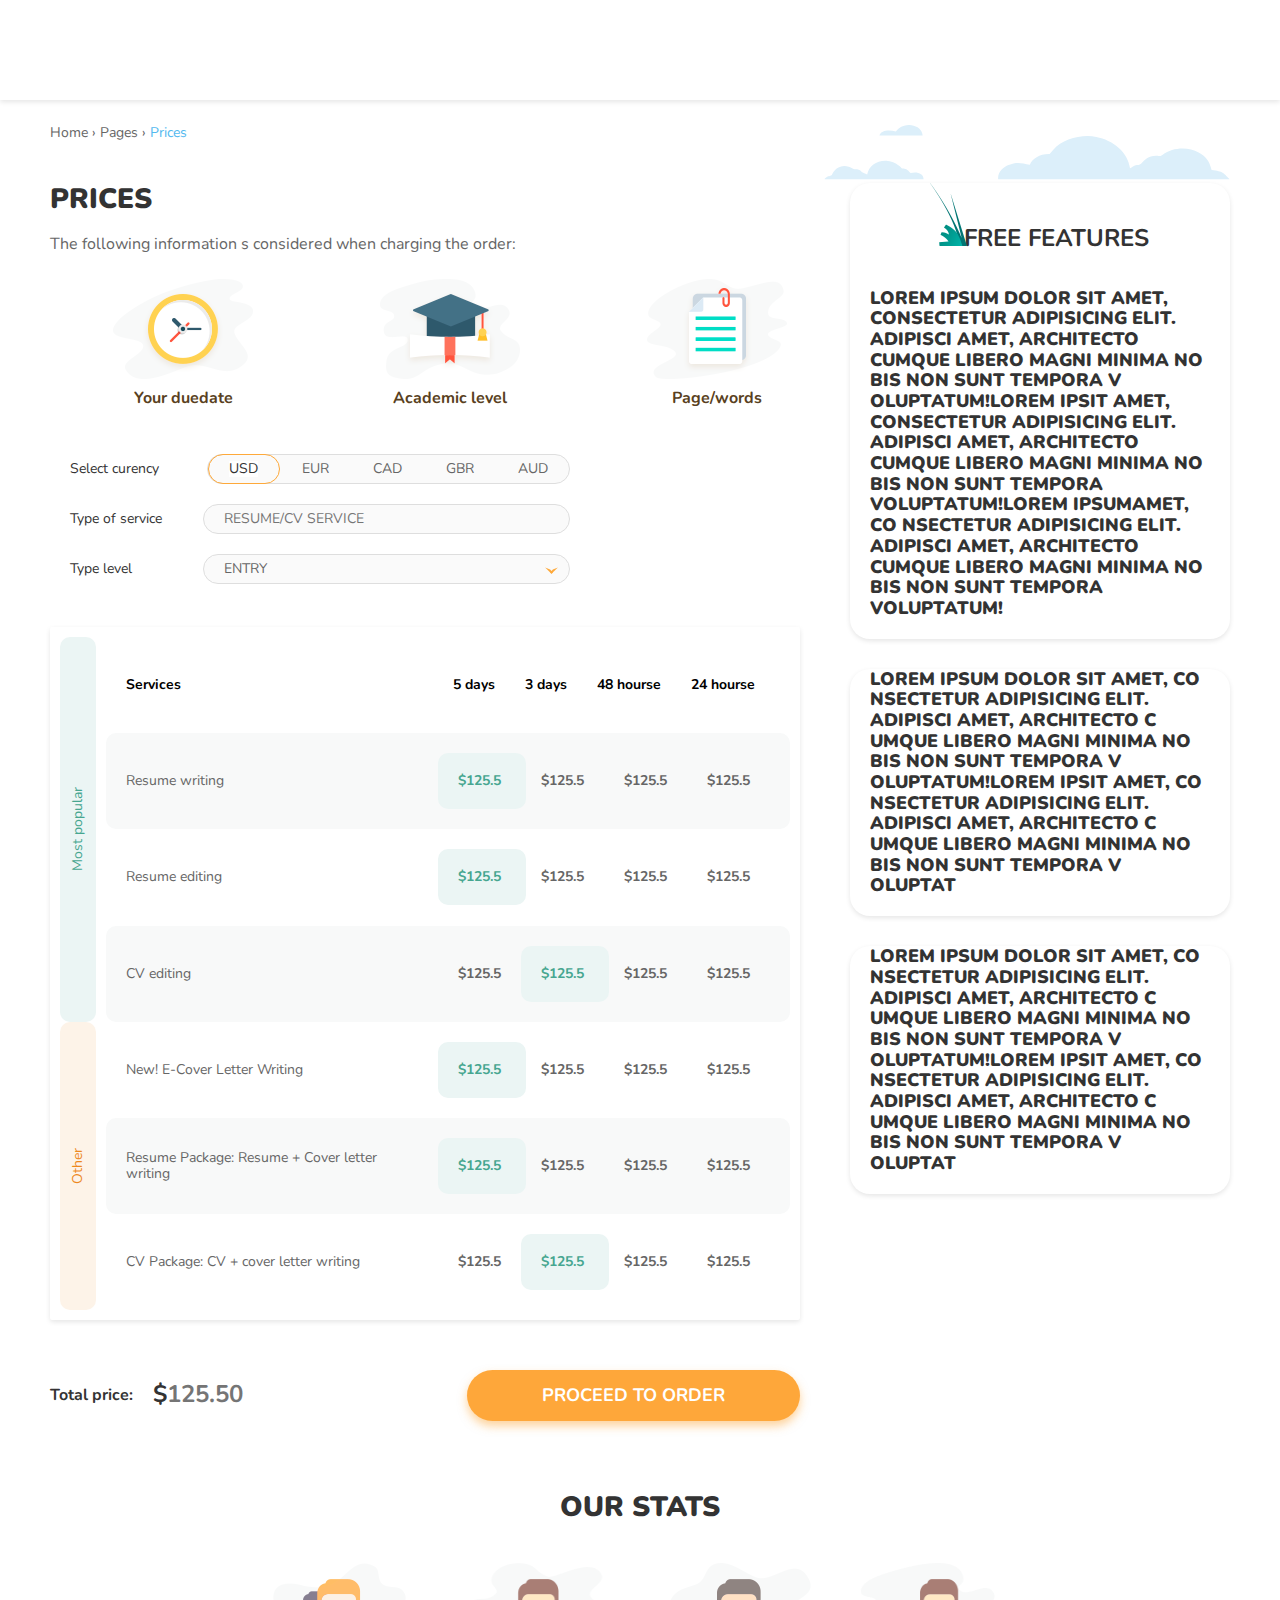
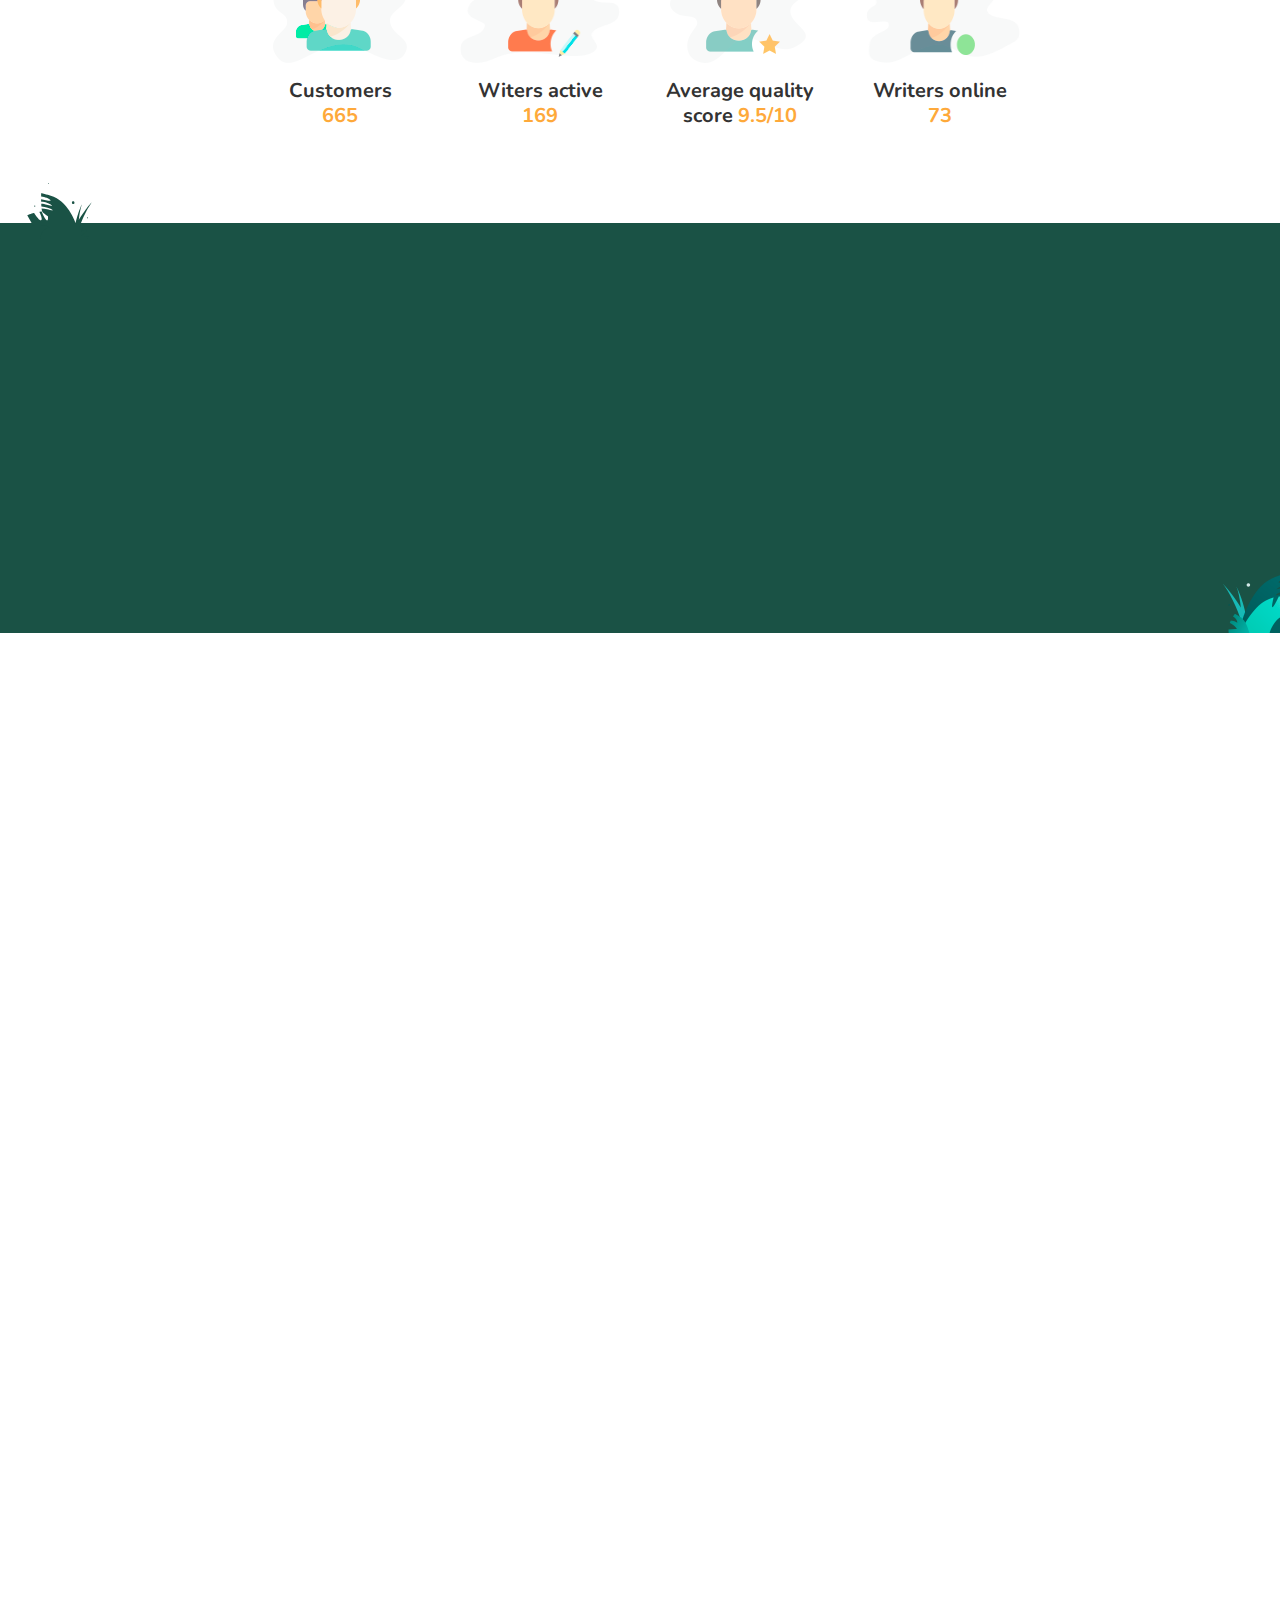
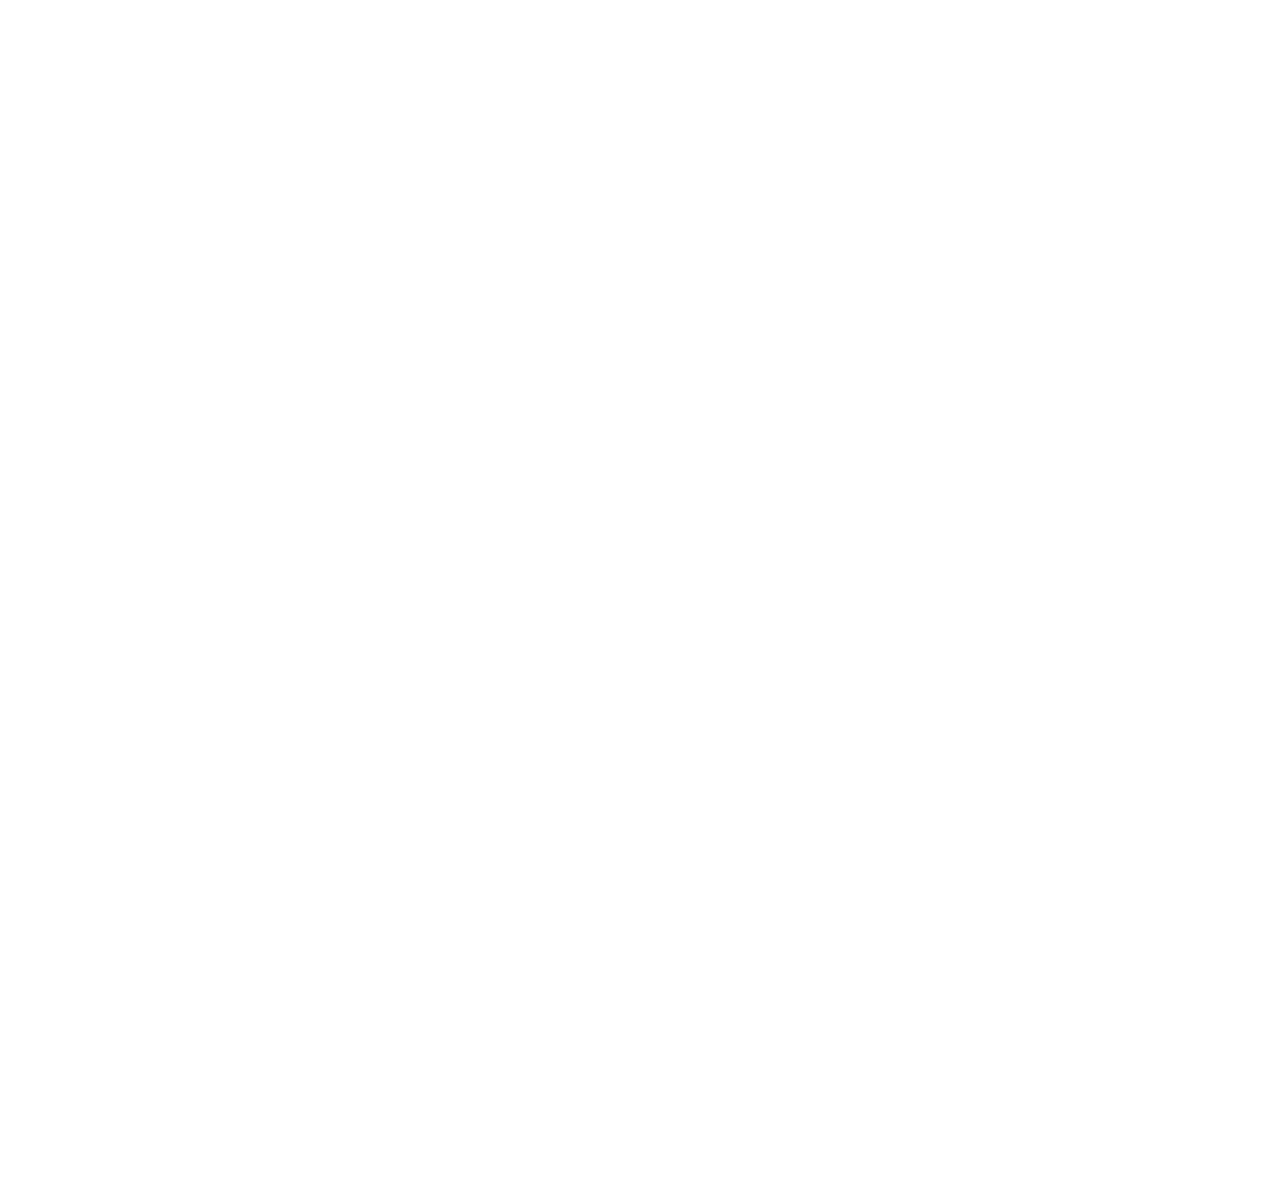
<file: index.html>
<!DOCTYPE html>
<html lang="en">

<head>
  <meta charset="UTF-8">
  <meta http-equiv="X-UA-Compatible" content="IE=edge">
  <meta name="viewport" content="width=device-width, initial-scale=1.0">
  <meta http-equiv="refresh" content="0; URL=app/index.html" /> //0 - время через которое произойдёт переадресация, URL
  - непосредственно ссылка

  <title>SMART essay</title>
</head>

<body>

</body>

</html>
</file>
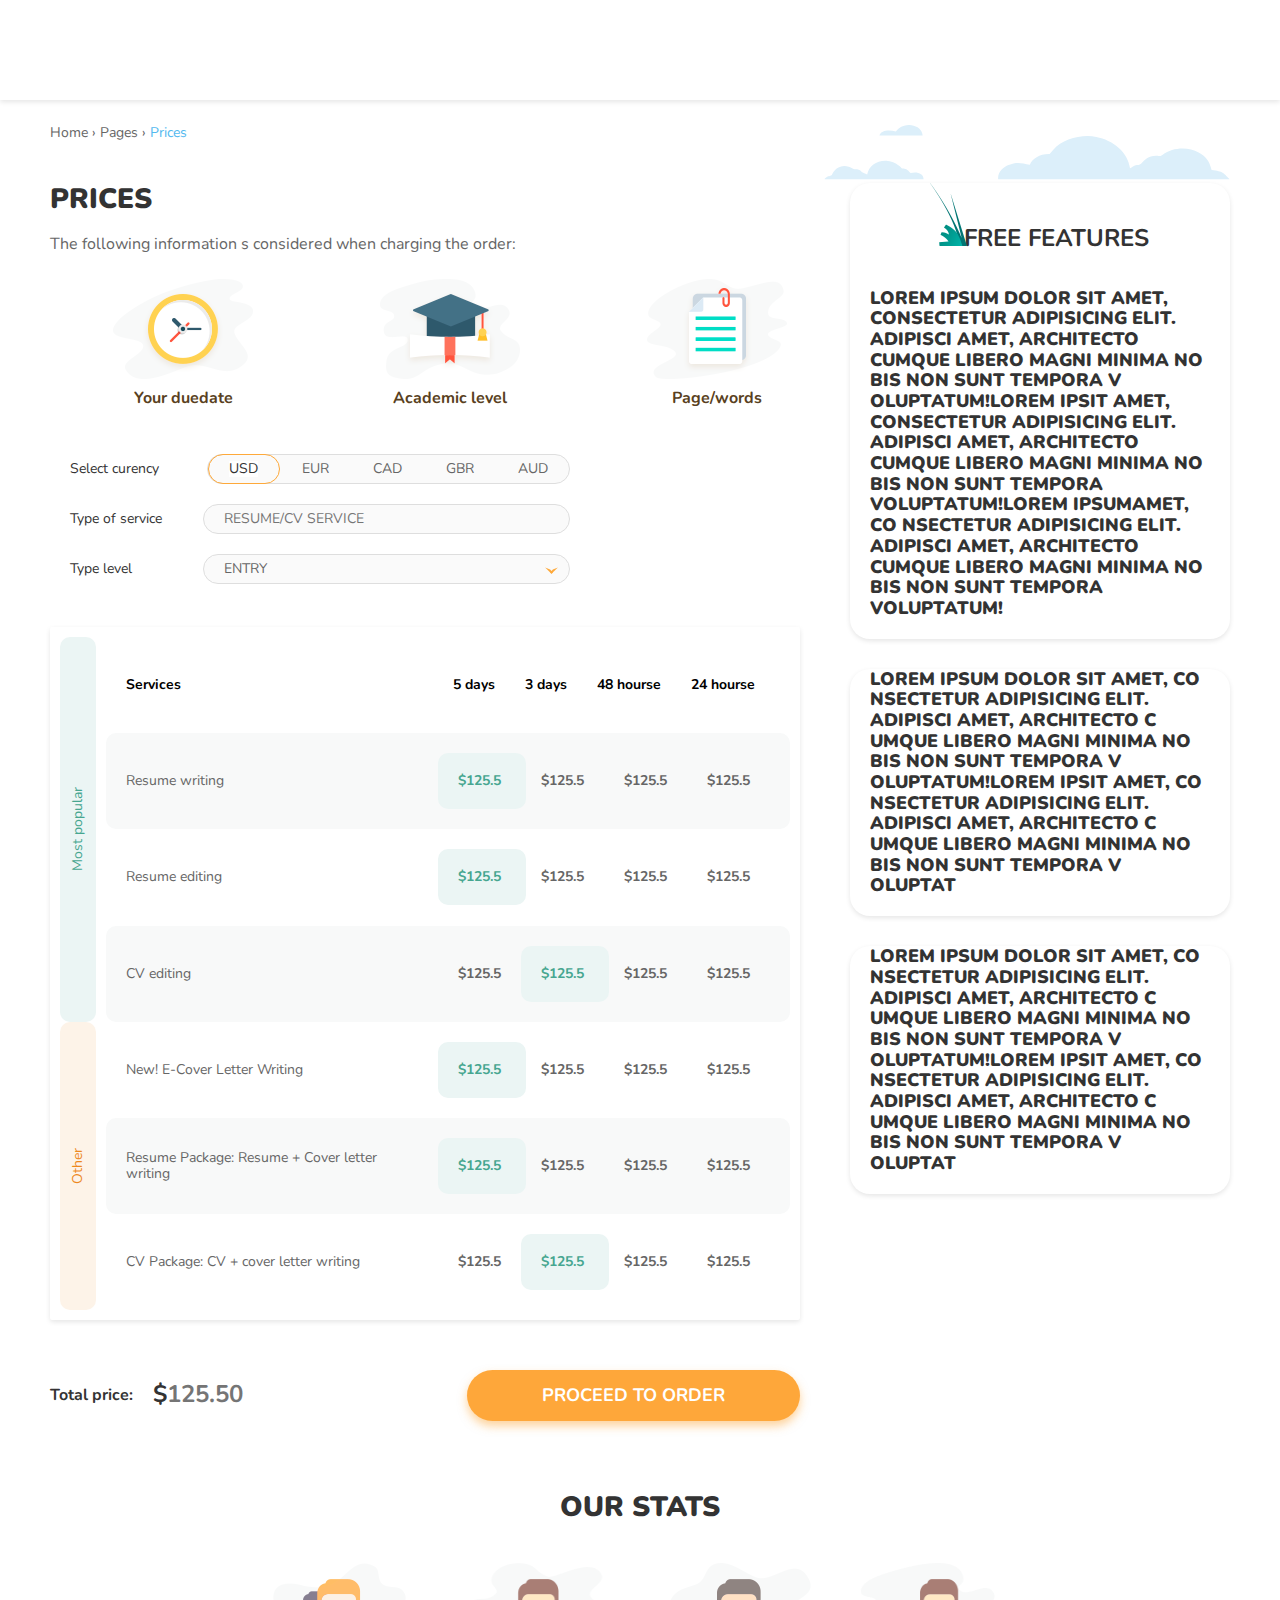
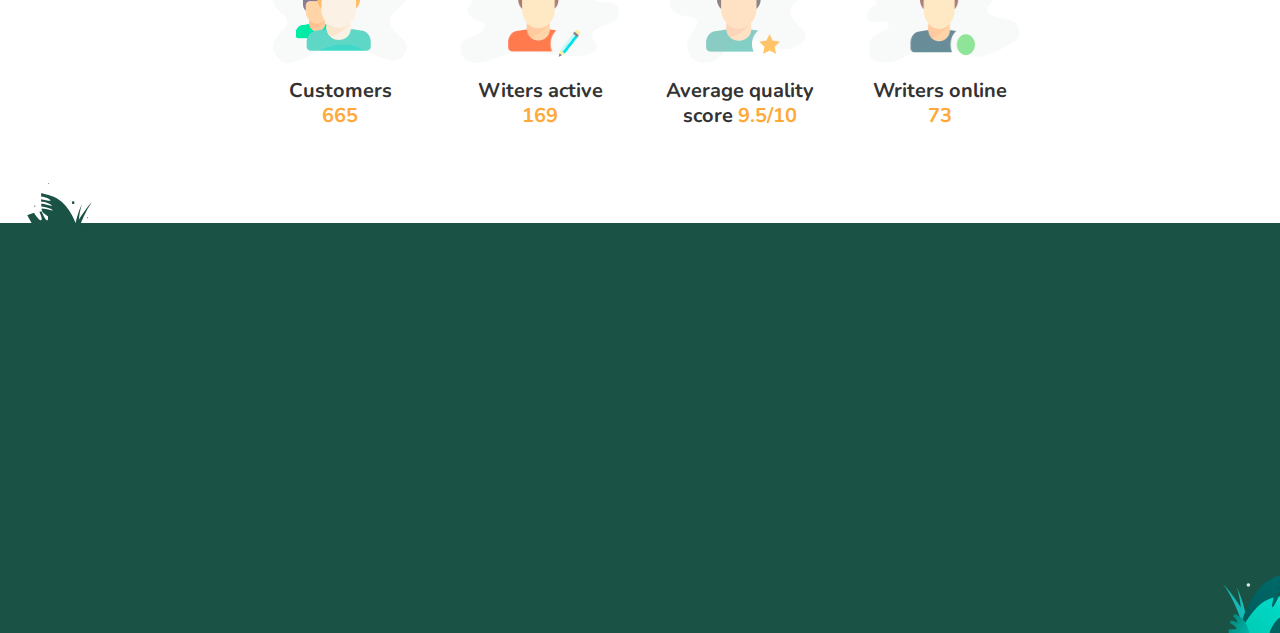
<file: app/index.html>
<!DOCTYPE html>
<!-- ru  	en  uk zxx
http://htmlbook.ru/html/value/lang
-->
<html lang="zxx">

<head>
  <meta charset="UTF-8">
  <meta name="viewport" content="width=device-width, initial-scale=1.0">
  <meta name="theme-color" content="#111111">

  <meta http-equiv="X-UA-Compatible" content="ie=edge">

  <title>PRICES</title>

  <link rel="shortcut icon" href="img/favicon.ico" type="image/x-icon">

  <link rel="stylesheet" href="css/global.css">
  <link rel="stylesheet" href="css/vendor.css">
  <link rel="stylesheet" href="css/main.css">
</head>

<body>
  <div class="site-container">
    <header class="header">
  <div class="header__top"></div>
  <div class="container">
    <div class="header__bottom">
      <ul class="breadcrumbs">
        <li class="breadcrumbs__item">
          <a href="#" class="breadcrumbs__link">Home</a>
        </li>
        <li class="breadcrumbs__item">
          <a href="#" class="breadcrumbs__link">Pages</a>
        </li>
        <li class="breadcrumbs__item">
          <a href="#" class="breadcrumbs__link breadcrumbs__link--active">Prices</a>
        </li>
      </ul>
      <svg class="header__cloud">
        <use xlink:href="img/sprite.svg#cloud"></use>
      </svg>
    </div>
  </div>

</header>

    <main class="main">
      <article class="content">
        <h2 class="is-hidden">price</h2>
        <section class="prices">
          <h2 class="title">prices</h2>
          <p class="prices__description">
            The following information s considered when charging the order:
          </p>
          <div class="prices__img">
            <div class="prices__block">
              <img src="img/clock.png" alt="clock">
              <p class="prices__text">
                Your duedate
              </p>
            </div>
            <div class="prices__block">
              <img src="img/head.png" alt="clock">
              <p class="prices__text">
                Academic level
              </p>
            </div>
            <div class="prices__block">
              <img src="img/notes.png" alt="clock">
              <p class="prices__text">
                Page/words
              </p>
            </div>
          </div>

          <form class="form__prices" action="#" method="post">
            <!-- curency -->
            <div class="form__select">
              <p class="form__text">Select curency</p>
              <div class="curency">
                <span class="curency__group">
                  <input class="curency__input" type="radio" name="valuta" id="usd" checked />
                  <label for="usd">usd</label>
                </span>
                <span class="curency__group">
                  <input class="curency__input" type="radio" name="valuta" id="eur" />
                  <label for="eur">eur</label>
                </span>
                <span class="curency__group">
                  <input class="curency__input" type="radio" name="valuta" id="cad" />
                  <label for="cad">cad</label>
                </span>
                <span class="curency__group">
                  <input class="curency__input" type="radio" name="valuta" id="gbr" />
                  <label for="gbr">gbr</label>
                </span>
                <span class="curency__group">
                  <input class="curency__input" type="radio" name="valuta" id="aud" />
                  <label for="aud">aud</label>
                </span>
              </div>
            </div>
            <!-- services -->
            <div class="form__select">
              <p class="form__text">Type of service</p>
              <input class="form__input" id="cv" type="text" placeholder="Resume/CV service">
            </div>

            <div class="form__select ">
              <label class="form__text" for="level">Type level</label>
              <select class="level" id="level">
                <option value="entry">Entry</option>
                <option value="out">Out</option>
              </select>
            </div>
          </form>

          <!-- services calc prices-->
          <div class="media560">
            <p>Rotate the device to see the calculator at a resolution of more than 500 pixels.</p>
          </div>

          <form name="form2" class="services">
            <div class="services__wrap">
              <div class="services__types--popular">
                <div class="services__vertical">
                  <p class="services__vertical--text">
                    Most popular
                  </p>
                </div>

                <div class="servises__table">
                  <div class="table__title">
                    <p class="table__title--heading">
                      Services
                    </p>
                    <div class="table__number">
                      <span class="table__title-cell">
                        5 days
                      </span>
                      <span class="table__title-cell">
                        3 days
                      </span>
                      <span class="table__title-cell">
                        48 hourse
                      </span>
                      <span class="table__title-cell">
                        24 hourse
                      </span>
                    </div>

                  </div>
                  <div class="table-row">
                    <p class="table-row__text">
                      Resume writing
                    </p>
                    <div class="table__number">
                      <div class="high-wrap"></div>
                      <span class="tabl-row__group">
                        <input class="tabl-row__input" type="checkbox" name="group1[]" id="res-writ1"
                          onClick="toggle(1,'res-writ')" checked value="125.5" />
                        <label for="res-writ1">$125.5</label>
                      </span>
                      <span class="tabl-row__group">
                        <input class="tabl-row__input" type="checkbox" name="group1[]" id="res-writ2"
                          onClick="toggle(2,'res-writ')" value="125.5" />
                        <label for="res-writ2">$125.5</label>
                      </span>
                      <span class="tabl-row__group">
                        <input class="tabl-row__input" type="checkbox" name="group1[]" id="res-writ3"
                          onClick="toggle(3,'res-writ')" value="125.5" />
                        <label for="res-writ3">$125.5</label>
                      </span>
                      <span class="tabl-row__group">
                        <input class="tabl-row__input" type="checkbox" name="group1[]" id="res-writ4"
                          onClick="toggle(4,'res-writ')" value="125.5" />
                        <label for="res-writ4">$125.5</label>
                      </span>
                    </div>
                  </div>
                  <div class="table-row">
                    <p class="table-row__text">
                      Resume editing
                    </p>
                    <div class="table__number">
                      <span class="tabl-row__group">
                        <input class="tabl-row__input" type="checkbox" name="group2[]" id="res-edit1"
                          onClick="toggle(1,'res-edit')" checked value="125.5" />
                        <label for="res-edit1">$125.5</label>
                      </span>
                      <span class="tabl-row__group">
                        <input class="tabl-row__input" type="checkbox" name="group2[]" id="res-edit2"
                          onClick="toggle(2,'res-edit')" value="125.5" />
                        <label for="res-edit2">$125.5</label>
                      </span>
                      <span class="tabl-row__group">
                        <input class="tabl-row__input" type="checkbox" name="group2[]" id="res-edit3"
                          onClick="toggle(3,'res-edit')" value="125.5" />
                        <label for="res-edit3">$125.5</label>
                      </span>
                      <span class="tabl-row__group">
                        <input class="tabl-row__input" type="checkbox" name="group2[]" id="res-edit4"
                          onClick="toggle(4,'res-edit')" value="125.5" />
                        <label for="res-edit4">$125.5</label>
                      </span>
                    </div>
                  </div>
                  <div class="table-row">
                    <p class="table-row__text">
                      CV editing
                    </p>
                    <div class="table__number">
                      <span class="tabl-row__group">
                        <input class="tabl-row__input" type="checkbox" name="group3[]" id="cv-edit1"
                          onClick="toggle(1,'cv-edit')" value="125.5" />
                        <label for="cv-edit1">$125.5</label>
                      </span>
                      <span class="tabl-row__group">
                        <input class="tabl-row__input" type="checkbox" name="group3[]" id="cv-edit2"
                          onClick="toggle(2,'cv-edit')" checked value="125.5" />
                        <label for="cv-edit2">$125.5</label>
                      </span>
                      <span class="tabl-row__group">
                        <input class="tabl-row__input" type="checkbox" name="group3[]" id="cv-edit3"
                          onClick="toggle(3,'cv-edit')" value="125.5" />
                        <label for="cv-edit3">$125.5</label>
                      </span>
                      <span class="tabl-row__group">
                        <input class="tabl-row__input" type="checkbox" name="group3[]" id="cv-edit4"
                          onClick="toggle(4,'cv-edit')" value="125.5" />
                        <label for="cv-edit4">$125.5</label>
                      </span>
                    </div>
                  </div>
                </div>
              </div>
              <div class="services__types--other">
                <div class="services__vertical services__vertical--other ">
                  <p class="services__vertical--text other">
                    Other
                  </p>
                </div>

                <div class="servises__table">
                  <div class="table-row">
                    <p class="tableletter table-row__text">
                      New! E-Cover Letter Writing
                    </p>
                    <div class="table__number">
                      <span class="tabl-row__group">
                        <input class="tabl-row__input" type="checkbox" name="group4[]" id="leter-writ1"
                          onClick="toggle(1,'leter-writ')" checked value="125.5" />
                        <label for="leter-writ1">$125.5</label>
                      </span>
                      <span class="tabl-row__group">
                        <input class="tabl-row__input" type="checkbox" name="group4[]" id="leter-writ2"
                          onClick="toggle(2,'leter-writ')" value="125.5" />
                        <label for="leter-writ2">$125.5</label>
                      </span>
                      <span class="tabl-row__group">
                        <input class="tabl-row__input" type="checkbox" name="group4[]" id="leter-writ3"
                          onClick="toggle(3,'leter-writ')" value="125.5" />
                        <label for="leter-writ3">$125.5</label>
                      </span>
                      <span class="tabl-row__group">
                        <input class="tabl-row__input" type="checkbox" name="group4[]" id="leter-writ4"
                          onClick="toggle(4,'leter-writ')" value="125.5" />
                        <label for="leter-writ4">$125.5</label>
                      </span>
                    </div>
                  </div>
                  <div class="table-row">
                    <p class="table-row__text">
                      Resume Package: Resume + Cover letter writing
                    </p>
                    <div class="table__number">
                      <span class="tabl-row__group">
                        <input class="tabl-row__input" type="checkbox" name="group5[]" id="resum-pac1"
                          onClick="toggle(1,'resum-pac')" checked value="125.5" />
                        <label for="resum-pac1">$125.5</label>
                      </span>
                      <span class="tabl-row__group">
                        <input class="tabl-row__input" type="checkbox" name="group5[]" id="resum-pac2"
                          onClick="toggle(2,'resum-pac')" value="125.5" />
                        <label for="resum-pac2">$125.5</label>
                      </span>
                      <span class="tabl-row__group">
                        <input class="tabl-row__input" type="checkbox" name="group5[]" id="resum-pac3"
                          onClick="toggle(3,'resum-pac')" value="125.5" />
                        <label for="resum-pac3">$125.5</label>
                      </span>
                      <span class="tabl-row__group">
                        <input class="tabl-row__input" type="checkbox" name="group5[]" id="resum-pac4"
                          onClick="toggle(4,'resum-pac')" value="125.5" />
                        <label for="resum-pac4">$125.5</label>
                      </span>
                    </div>
                  </div>
                  <div class="table-row">
                    <p class="table-row__text">
                      CV Package: CV + cover letter writing
                    </p>
                    <div class="table__number">
                      <span class="tabl-row__group">
                        <input class="tabl-row__input" type="checkbox" name="group6[]" id="cv-pac1"
                          onClick="toggle(1,'cv-pac')" value="125.5" />
                        <label for="cv-pac1">$125.5</label>
                      </span>
                      <span class="tabl-row__group">
                        <input class="tabl-row__input" type="checkbox" name="group6[]" id="cv-pac2"
                          onClick="toggle(2,'cv-pac')" checked value="125.5" />
                        <label for="cv-pac2">$125.5</label>
                      </span>
                      <span class="tabl-row__group">
                        <input class="tabl-row__input" type="checkbox" name="group6[]" id="cv-pac3"
                          onClick="toggle(3,'cv-pac')" value="125.5" />
                        <label for="cv-pac3">$125.5</label>
                      </span>
                      <span class="tabl-row__group">
                        <input class="tabl-row__input" type="checkbox" name="group6[]" id="cv-pac4"
                          onClick="toggle(4,'cv-pac')" value="125.5" />
                        <label for="cv-pac4">$125.5</label>
                      </span>
                    </div>
                  </div>
                </div>
              </div>
            </div>
            <div class="total-container">
              <div class="total-price">
                <p class="total-price__title">
                  Total price:
                </p>
                <span class="total-price__info">$</span>
                <input class="total-price__info--input" type="text" name="totalInput" placeholder="125.50">
              </div>
              <input class="services__btn btn-reset" type="button" value="proceed to order" onClick="total()">
            </div>

          </form>
        </section>
        <aside class=" features">
          <div class="features__block">
            <div class="features__title">
              <img src="img/title-img.png" alt="illustration">
              <h2 class="title__text">Free features</h2>
            </div>
            <p>Lorem ipsum dolor sit amet, consectetur adipisicing elit. Adipisci amet, architecto cumque libero
              magni
              minima no bis non sunt tempora v
              oluptatum!Lorem ipsit amet, consectetur adipisicing elit.
              Adipisci amet, architecto cumque libero magni minima no
              bis non sunt tempora voluptatum!Lorem ipsumamet, co
              nsectetur adipisicing elit.
              Adipisci amet, architecto cumque libero magni minima no
              bis non sunt tempora voluptatum!
            </p>
          </div>
          <div class="features__block">
            <p>
              Lorem ipsum dolor sit amet, co
              nsectetur adipisicing elit.
              Adipisci amet, architecto c
              umque libero magni minima no
              bis non sunt tempora v
              oluptatum!Lorem ipsit amet, co
              nsectetur adipisicing elit.
              Adipisci amet, architecto c
              umque libero magni minima no
              bis non sunt tempora v
              oluptat
            </p>
          </div>
          <div class="features__block">
            <p>Lorem ipsum dolor sit amet, co
              nsectetur adipisicing elit.
              Adipisci amet, architecto c
              umque libero magni minima no
              bis non sunt tempora v
              oluptatum!Lorem ipsit amet, co
              nsectetur adipisicing elit.
              Adipisci amet, architecto c
              umque libero magni minima no
              bis non sunt tempora v
              oluptat
            </p>
          </div>
        </aside>
      </article>
      <aside class="stats">
        <h2 class="title">Our stats</h2>
        <div class="stats__content">
          <div class="stats__cart">
            <img class="stats cart__img" src="img/customers.png" alt="Customers">
            <p class="cart__text">
              Customers
            </p>
            <span class="curt__number">
              665
            </span>
          </div>
          <div class=" stats stats__cart">
            <img class="cart__img" src="img/witers.png" alt="Customers">
            <p class="cart__text">
              Witers active
            </p>
            <span class="curt__number">
              169
            </span>
          </div>
          <div class="stats__cart">
            <img class="stats cart__img" src="img/awerage.png" alt="Customers">
            <p class="cart__text">
              Average quality score <span class="curt__number"> 9.5/10 </span>
            </p>
          </div>
          <div class="stats__cart">
            <img class="stats cart__img" src="img/online.png" alt="Customers">
            <p class="cart__text">
              Writers online
            </p>
            <span class="curt__number"> 73 </span>
          </div>
        </div>
      </aside>
    </main>
    <footer class="footer">
  <div class="container footer__container">
    <svg class="footer__img--top">
      <use xlink:href="img/sprite.svg#img-footer-1"></use>
    </svg>
    <img class="footer__img--bottom" src="img/img-footer-2.png" alt="illustration">
  </div>
</footer>

  </div>
  <script src="js/vendor.js"></script>
  <script src="js/main.js"></script>
</body>

</html>
</file>
<file: app/css/global.css>
@import url("https://fonts.googleapis.com/css2?family=Nunito:wght@400;600;700;800;900&display=swap");
:root {
  --color-black: #000;
  --color-white: #fff;
  --color-active: #53b9ef;
  --color-cloud: #dceffa;
  --color-footer: #1a5245;
  --color-popular: #ebf5f4;
  --color-other: #fdf3e8;
  --color-title: #333;
  --color-text-main: #666;
  --color-text-prices-img: #593f21;
  --color-text-accent: #fea93a;
  --color-text-popular: #46a690;
  --color-text-other: #ed891f;
  --color-input-border: #dedede;
  --color-input-bg: #fafafa;
  --color-table-bg: #f8f9f9;
  --color-header-bg: #fffcf7;
  --color-btn-bg: rgb(254, 167, 58);
  --color-shadow: rgba(0, 0, 0, 0.1);
  --color-shadow-btn: rgba(254, 167, 58, .5); }

html {
  box-sizing: border-box;
  font-size: 10px; }

*,
*::before,
*::after {
  padding: 0;
  margin: 0;
  box-sizing: inherit; }

body {
  margin: 0;
  font-size: 1.6rem;
  font-family: 'Nunito', sans-serif;
  background-color: var(--color-white);
  color: var(--color-text-main); }

img {
  max-width: 100%; }

a {
  text-decoration: none;
  color: inherit; }

ul {
  list-style: none;
  padding: 0; }

.is-outer {
  position: relative !important;
  left: -9999px !important; }

.site-container {
  overflow: hidden;
  display: flex;
  flex-direction: column;
  min-height: 100vh; }

footer {
  margin-top: auto; }

.is-hidden {
  display: none !important; }

.for-mobile {
  display: none; }
  @media (max-width: 768px) {
    .for-mobile {
      display: block; } }

.error {
  border: 2px #ff4019 solid !important; }

.btn-reset {
  border: none;
  background: transparent;
  cursor: pointer; }

.container {
  margin: 0 auto;
  padding: 0 10px;
  max-width: 1200px; }

.js-focus-visible :focus:not(.focus-visible) {
  outline: none; }

/*# sourceMappingURL=global.css.map */
</file>
<file: app/css/main.css>
.header {
  margin-bottom: 2px; }

.header__top {
  width: 100%;
  height: 10rem;
  margin-bottom: 25px;
  box-shadow: 0px 2px 5px 0px var(--color-shadow); }

.header__top--fixed {
  position: fixed;
  background-color: var(--color-text-popular);
  opacity: .3;
  top: 0;
  left: 0;
  z-index: 10;
  transition: all .3s ease; }

.header__bottom {
  display: flex;
  flex-direction: row;
  justify-content: space-between; }

.breadcrumbs {
  font-size: 1.4rem;
  padding: 0;
  margin: 0; }

.breadcrumbs__item {
  display: inline-block; }

.breadcrumbs__item:not(:last-of-type)::after {
  content: '\203a';
  color: inherit; }

.breadcrumbs__link:hover {
  text-decoration: underline; }

.breadcrumbs__link--active {
  color: var(--color-active); }

.header__cloud {
  display: block;
  width: 420px;
  height: 56px;
  padding: 0;
  margin: 0;
  margin-right: -10px;
  fill: var(--color-cloud); }

.main {
  display: flex;
  flex-direction: row;
  flex-wrap: wrap;
  justify-content: center;
  max-width: 1200px;
  margin: 0 auto;
  padding: 0 10px; }

.content {
  display: flex;
  justify-content: space-between;
  flex: auto; }

.prices {
  flex: auto; }

.title {
  font-size: 2.8rem;
  font-weight: 900;
  text-transform: uppercase;
  color: var(--color-title);
  padding: 0;
  margin: 0;
  margin-bottom: 20px; }

.prices__description {
  padding: 0;
  margin: 0;
  margin-bottom: 20px; }

.prices__img {
  display: flex;
  flex-direction: row;
  flex-wrap: wrap;
  justify-content: space-around;
  margin-bottom: 42px; }

.prices__block {
  display: flex;
  flex-direction: column;
  align-items: center;
  padding: 5px; }
  .prices__block img {
    margin-bottom: 10px; }

.prices__text {
  font-weight: 700;
  color: var(--color-text-prices-img);
  padding: 0;
  margin: 0; }

.form__prices {
  display: flex;
  flex-direction: column;
  width: 52rem;
  padding-left: 2rem;
  margin-bottom: 23px; }

.form__select {
  display: flex;
  align-items: center;
  flex: auto;
  font-size: 1.4rem;
  margin-bottom: 20px; }

.form__text {
  padding: 0;
  margin: 0;
  margin-right: auto;
  color: var(--color-title); }

.curency {
  display: flex;
  justify-content: space-between;
  flex-basis: 350px;
  text-transform: uppercase;
  color: var(--color-text-main);
  padding: .5rem 2rem;
  background-color: var(--color-input-bg);
  border: 1px solid var(--color-input-border);
  border-radius: 2rem; }

.curency__group {
  display: flex;
  border: 1px solid transparent;
  border-radius: 2rem;
  transition: all 0.5s ease; }
  .curency__group:not(:last-child) {
    margin-right: 4.2rem; }

.curency__input:checked + label::before,
.curency__group:hover::before {
  position: absolute;
  content: "";
  display: block;
  top: 0;
  left: 0;
  transform: translate(-2.1rem, -0.7rem);
  padding: 1.4rem 3.5rem;
  border: 1px solid var(--color-text-accent);
  border-radius: 2rem;
  transition: all 0.5s ease; }

.curency__input {
  opacity: 0;
  position: absolute; }

.curency__input + label {
  flex: 1 1 100%;
  cursor: pointer;
  z-index: 1;
  transition: all 0.5s ease; }

.curency__input:checked + label,
.curency__group:hover {
  position: relative;
  color: var(--color-title);
  background-color: var(--color-white);
  transition: all 0.5s ease; }
  .curency__input:checked + label::before,
  .curency__group:hover::before {
    position: absolute;
    content: "";
    display: block;
    top: 0;
    left: 0;
    transform: translate(-2.1rem, -0.7rem);
    padding: 1.4rem 3.5rem;
    border: 1px solid var(--color-text-accent);
    border-radius: 2rem;
    transition: all 0.5s ease; }

.form__input,
.choices__inner {
  display: flex;
  justify-content: space-between;
  min-width: 367px;
  min-height: 0;
  text-transform: uppercase;
  color: var(--color-text-main);
  padding: .6rem 2rem;
  background-color: var(--color-input-bg);
  border: 1px solid var(--color-input-border);
  border-radius: 2rem; }

.is-open .choices__list--dropdown {
  background-color: #ffffff;
  border: 1px solid var(--color-input-border);
  border-bottom-left-radius: 2rem;
  border-bottom-right-radius: 2rem; }

.is-open .choices__inner,
.form__input:focus {
  outline: none;
  border: 1px solid var(--color-input-border); }

.is-open .choices__inner {
  border-radius: 2rem 2rem 0 0; }

.is-focused .choices__inner {
  outline: none;
  border: 1px solid var(--color-input-border); }

.form__select select::-ms-expand {
  display: none; }

.choices__list--single {
  padding: 0px 16px 0px 0px; }

.choices[data-type*='select-one'] .choices__inner {
  padding-bottom: 6px; }

.choices[data-type*='select-one']:after {
  content: '';
  width: 9px;
  height: 9px;
  border-top: 2px solid var(--color-text-accent);
  border-right: 2px solid var(--color-text-accent);
  transform: rotate(135deg);
  position: absolute;
  right: 14.5px;
  top: 38%;
  margin-top: -2.5px;
  pointer-events: none; }

.choices[data-type*='select-one'].is-open:after {
  border-color: transparent;
  border-top: 2px solid var(--color-text-accent);
  border-right: 2px solid var(--color-text-accent);
  top: 68%;
  transform: rotate(-45deg);
  pointer-events: none; }

.media560 {
  display: none; }

.services {
  display: flex;
  flex-direction: column;
  font-size: 1.4rem;
  margin-right: 50px;
  margin-bottom: 50px; }

.services__wrap {
  display: flex;
  flex-direction: column;
  padding: 10px;
  margin-bottom: 50px;
  border-radius: 2px;
  box-shadow: 0px 2px 5px 0px rgba(0, 0, 0, 0.1); }

.servisec,
.services__types--popular,
.services__types--other {
  display: flex; }

.services__vertical {
  display: flex;
  border-radius: 10px;
  background-color: var(--color-popular);
  color: var(--color-text-popular);
  padding: 10px;
  margin-right: 10px; }

.services__vertical--text {
  -ms-writing-mode: tb-rl;
  writing-mode: tb-rl;
  transform: rotate(180deg);
  text-align: center; }

.services__vertical--other {
  background-color: var(--color-other);
  color: var(--color-text-other); }

.vertical-text {
  transform: rotate(270deg); }

.servises__table {
  display: flex;
  flex-direction: column;
  flex-grow: 1;
  overflow: auto; }

.table__title,
.table-row {
  display: flex;
  align-items: center;
  justify-content: space-between;
  padding: 20px;
  border-radius: 10px; }

.table__title {
  color: var(--color-black);
  font-weight: 700; }

.table-row:nth-of-type(even) {
  background-color: var(--color-table-bg); }

.table__title-cell {
  padding: 20px 15px; }

.tabl-row__group {
  font-weight: 700;
  padding: 20px;
  transition: color 0.2s ease; }
  .tabl-row__group label {
    cursor: pointer;
    z-index: 2; }

.table-row__text {
  flex-basis: 280px; }

.table__number {
  display: flex; }

.tabl-row__input {
  opacity: 0;
  position: absolute; }

.tabl-row__input:checked ~ label {
  color: var(--color-text-popular);
  position: relative;
  transition: all 0.3s ease; }
  .tabl-row__input:checked ~ label::before {
    position: absolute;
    display: block;
    content: "";
    background-color: var(--color-popular);
    top: 0;
    left: 0;
    padding: 2.8rem 4.4rem;
    border-radius: 1rem;
    transform: translate(-2rem, -1.8rem);
    z-index: -1;
    transition: all 0.3s ease; }

.total-container {
  display: flex;
  align-items: center;
  justify-content: space-between; }

.total-price {
  display: inline-flex;
  align-items: center;
  color: var(--color-title); }

.total-price__title {
  font-size: 1.6rem;
  font-weight: 700;
  padding-right: 2rem; }

.total-price__info,
.total-price__info--input {
  font-size: 2.4rem;
  font-weight: 700; }

.total-price__info--input {
  color: var(--color-title);
  padding-right: 2rem;
  max-width: 11rem;
  border: none; }

.focus-visible {
  outline: 0; }

.services__btn {
  display: inline-flex;
  font-size: 1.8rem;
  font-weight: 700;
  text-transform: uppercase;
  color: var(--color-white);
  background-color: var(--color-btn-bg);
  padding: 1.5rem 7.5rem;
  border-radius: 4rem;
  box-shadow: 0px 5px 10px 0px var(--color-shadow-btn); }

.features {
  max-width: 380px;
  font-size: 1.8rem;
  font-weight: 900;
  color: var(--color-title);
  text-transform: uppercase; }

.features__block {
  border-radius: 20px;
  box-shadow: 0px 2px 5px 0px rgba(0, 0, 0, 0.1);
  padding: 0 20px 20px 20px;
  margin-bottom: 30px; }

.features__title {
  padding-left: 60px;
  margin-bottom: 35px; }
  .features__title img {
    display: inline-block;
    padding: 0;
    margin: 0;
    position: relative;
    margin-right: -8px; }

.title__text {
  display: inline-block;
  font-size: 2.4rem;
  text-align: center;
  padding: 0;
  margin: 0; }

.stats {
  display: flex;
  flex-direction: column;
  align-items: center;
  padding: 2rem;
  margin-bottom: 55px; }

.stats__content {
  display: flex;
  flex-direction: row;
  justify-content: space-between;
  flex-wrap: wrap; }

.stats__cart {
  display: flex;
  flex-direction: column;
  justify-content: center;
  align-items: center;
  flex: 0 0 20rem;
  padding: 2rem;
  margin: 0;
  font-size: 2rem;
  font-weight: 700;
  line-height: 2.5rem;
  text-align: center;
  color: var(--color-title); }

.cart__img {
  padding: 0;
  height: 100px;
  width: auto;
  margin-bottom: 15px; }

.cart__text {
  padding: 0;
  margin: 0; }

.curt__number {
  color: var(--color-text-accent); }

.footer {
  width: 100%;
  height: 41rem;
  background-color: var(--color-footer); }

.footer__container {
  position: relative;
  width: 100%;
  height: 100%; }

.footer__img--top {
  fill: var(--color-footer);
  position: absolute;
  height: 56px;
  max-width: 100%;
  top: -40px;
  left: -130px; }

.footer__img--bottom {
  position: absolute;
  max-width: 100%;
  right: -70px;
  bottom: 0; }

@media (max-width: 1040px) {
  .content {
    flex-direction: column;
    align-items: center; }
  .stats__content {
    justify-content: center; } }

@media (max-width: 768px) {
  .prices {
    display: flex;
    flex-direction: column;
    align-items: center; }
  .breadcrumbs {
    margin-bottom: 2rem; }
  .header__cloud {
    display: none; }
  .prices__img {
    flex-direction: column; }
  .form__prices {
    margin: 0;
    margin-right: 0;
    padding: 0;
    width: 30rem;
    font-size: 1.2rem; }
  .form__select,
  .choices__inner {
    font-size: 1.2rem; }
  .curency__input:checked + label::before,
  .curency__group:hover::before {
    transform: translate(-1.7rem, -0.7rem);
    padding: 1.2rem 2.8rem; }
  .curency__group:not(:last-child) {
    margin-right: 3rem; }
  .form__select {
    flex-direction: column; }
  .curency {
    flex-basis: 0; }
  .form__text {
    margin: 0;
    margin-bottom: 1rem; }
  .form__input,
  .choices__inner {
    min-width: 30rem; }
  .total-container {
    flex-direction: column; }
  .total-price {
    margin-bottom: 2rem; }
  .stats__content {
    flex-direction: column; }
  .services {
    margin: 0; } }

@media (max-width: 560px) {
  .media560 {
    display: block;
    padding: 2rem;
    margin: 0 auto;
    max-width: 300px;
    text-align: center;
    font-size: 2.4rem;
    font-weight: 700;
    color: red; }
  .services {
    display: none; } }

@media (max-height: 600px) {
  .header__top {
    height: 5rem; } }

/*# sourceMappingURL=main.css.map */
</file>
